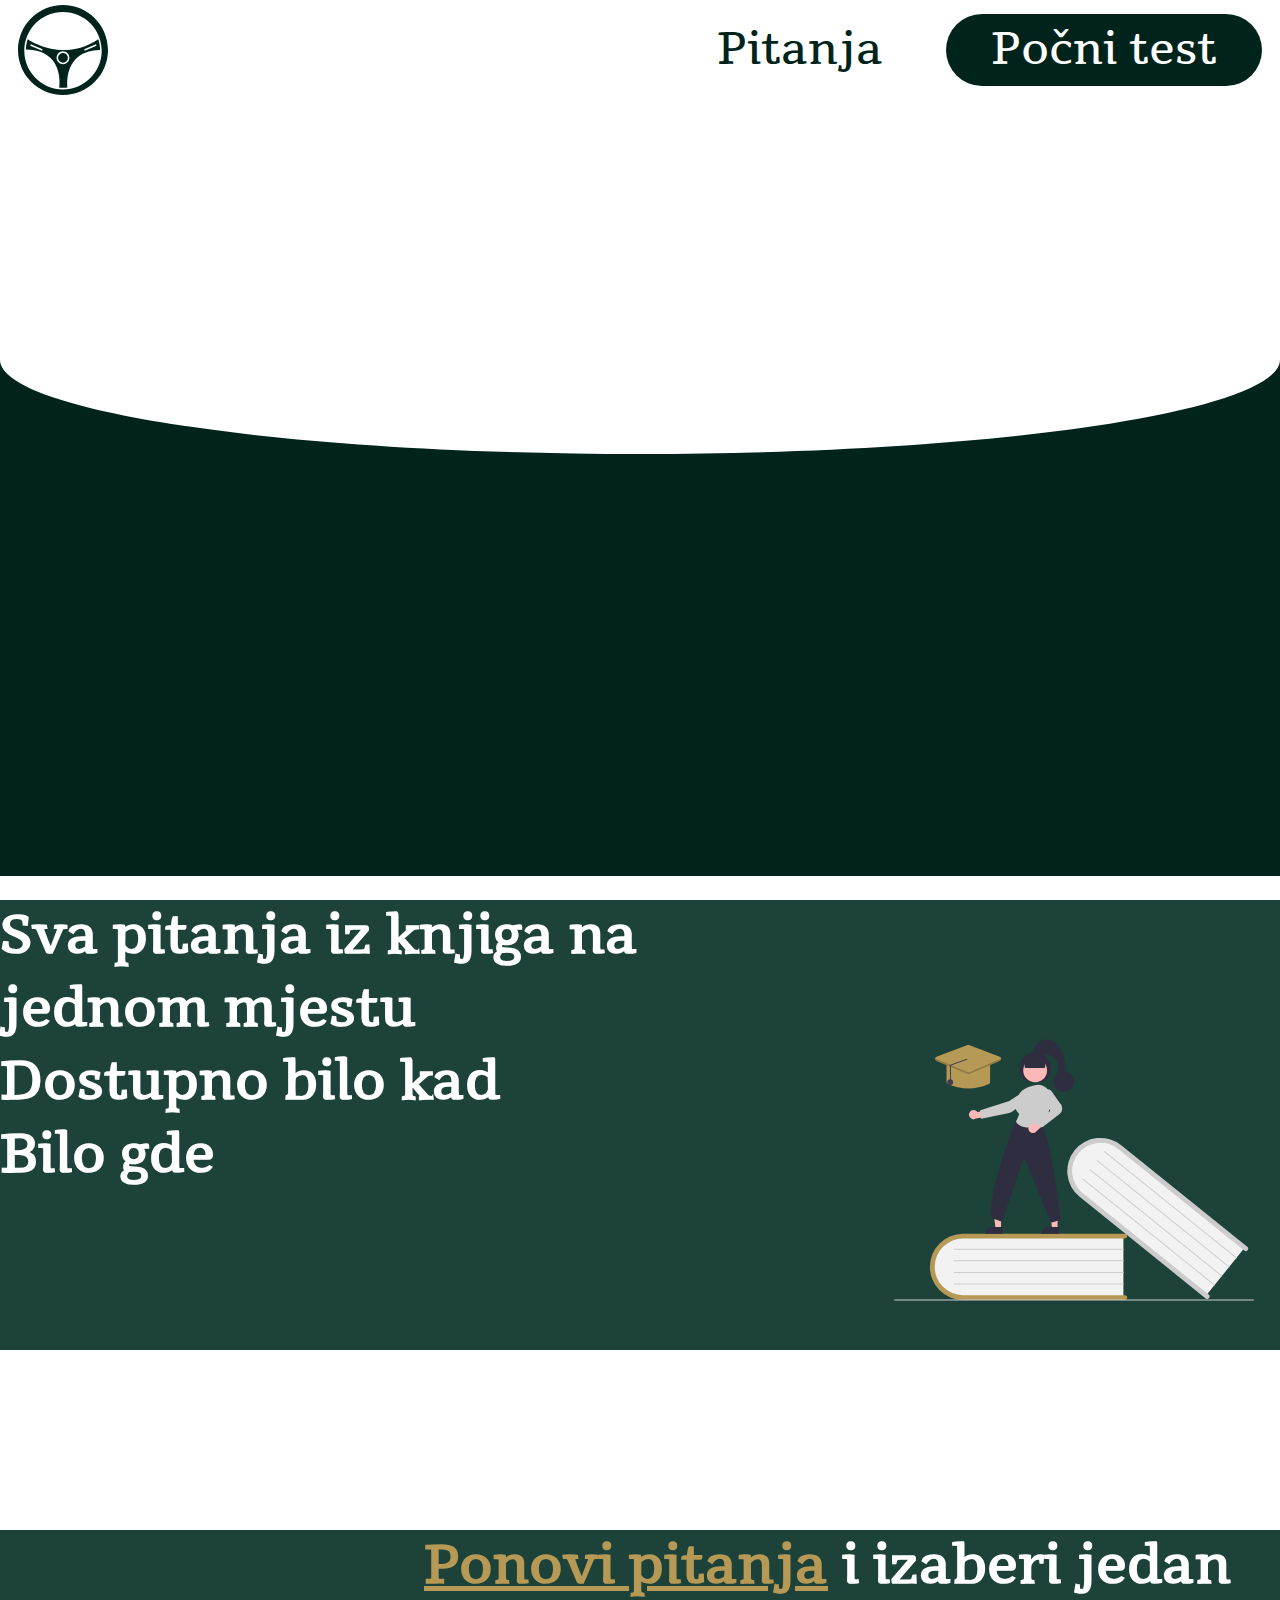
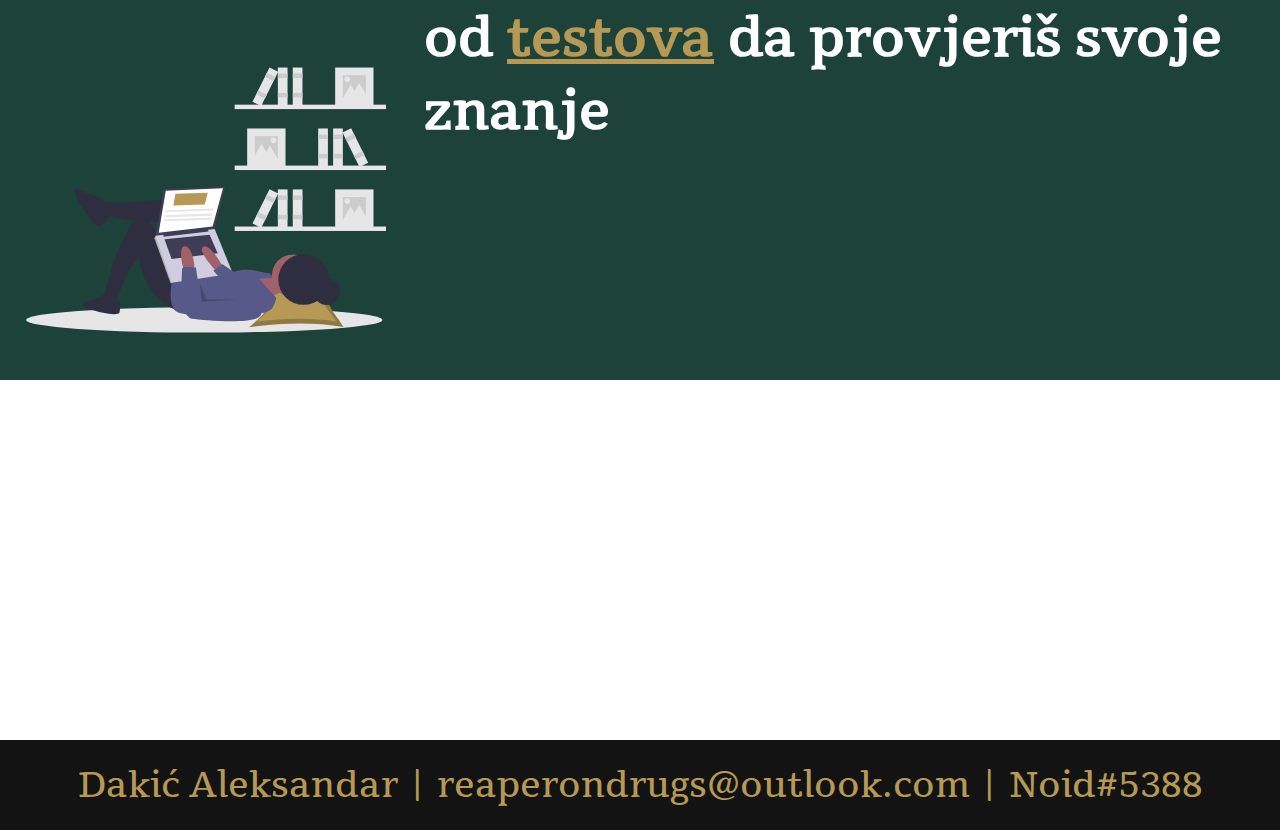
<file: index.html>
<!DOCTYPE html>
<html>
    <head>
        <title> ExoDriver </title>
        <link rel="shortcut icon" href="favicon.svg">
        <meta charset="utf8">
        <link rel="stylesheet" href="./css/main.css">
        <script defer type="text/javascript" src="./js/main.js"></script>
        <script type="text/javascript" src="./js/navActions.js"></script>
    </head>
    <body>
        <div id="nav">
            <div id="nav-logo">
                <object id="logoID" data="./assets/SVG/vehicle-steering-wheel.svg" type="image/svg+xml"> Vas browser ne podrzava svg slike </object>
            </div>
            <div id="nav-Questions" class="nav-s" onclick="Questions()">
                <span> Pitanja </span>
            </div>
            <div id="nav-Start" class="nav-s nav-Start" onclick="setupStart()">
                <span> Počni test </span>
            </div>
        </div>
        <div id="content" onload="Home()">
            <div id="tlAnimContW">
                <div id="tlAnimCont">
                    <svg id="tlAnimLetters" width="70vw" height="40vh" viewBox="0 0 414 53" fill="none" xmlns="http://www.w3.org/2000/svg">
                        <mask id="path-1-inside-1" fill="white">
                        <path d="M12.5487 11.32V21.544H29.0367V31.048H12.5487V42.136H31.1967V52H0.236664V1.45599H31.1967V11.32H12.5487Z"/>
                        <path d="M71.9498 52L61.6538 36.52L52.5818 52H38.6138L54.8138 26.296L38.2538 1.45599H52.5818L62.7338 16.72L71.6618 1.45599H85.6298L69.5738 26.944L86.2778 52H71.9498Z"/>
                        <path d="M118.163 52.504C113.411 52.504 109.043 51.4 105.059 49.192C101.123 46.984 97.9785 43.912 95.6265 39.976C93.3225 35.992 92.1705 31.528 92.1705 26.584C92.1705 21.64 93.3225 17.2 95.6265 13.264C97.9785 9.32799 101.123 6.25599 105.059 4.04799C109.043 1.83999 113.411 0.735992 118.163 0.735992C122.915 0.735992 127.259 1.83999 131.195 4.04799C135.179 6.25599 138.299 9.32799 140.555 13.264C142.859 17.2 144.011 21.64 144.011 26.584C144.011 31.528 142.859 35.992 140.555 39.976C138.251 43.912 135.131 46.984 131.195 49.192C127.259 51.4 122.915 52.504 118.163 52.504ZM118.163 41.272C122.195 41.272 125.411 39.928 127.811 37.24C130.259 34.552 131.483 31 131.483 26.584C131.483 22.12 130.259 18.568 127.811 15.928C125.411 13.24 122.195 11.896 118.163 11.896C114.083 11.896 110.819 13.216 108.371 15.856C105.971 18.496 104.771 22.072 104.771 26.584C104.771 31.048 105.971 34.624 108.371 37.312C110.819 39.952 114.083 41.272 118.163 41.272Z"/>
                        <path d="M171.596 1.45599C176.924 1.45599 181.58 2.51199 185.564 4.62399C189.548 6.73599 192.62 9.71199 194.78 13.552C196.988 17.344 198.092 21.736 198.092 26.728C198.092 31.672 196.988 36.064 194.78 39.904C192.62 43.744 189.524 46.72 185.492 48.832C181.508 50.944 176.876 52 171.596 52H152.66V1.45599H171.596ZM170.804 41.344C175.46 41.344 179.084 40.072 181.676 37.528C184.268 34.984 185.564 31.384 185.564 26.728C185.564 22.072 184.268 18.448 181.676 15.856C179.084 13.264 175.46 11.968 170.804 11.968H164.972V41.344H170.804Z"/>
                        <path d="M232.549 52L222.037 32.92H219.085V52H206.773V1.45599H227.437C231.421 1.45599 234.805 2.15199 237.589 3.54399C240.421 4.93599 242.533 6.85599 243.925 9.30399C245.317 11.704 246.013 14.392 246.013 17.368C246.013 20.728 245.053 23.728 243.133 26.368C241.261 29.008 238.477 30.88 234.781 31.984L246.445 52H232.549ZM219.085 24.208H226.717C228.973 24.208 230.653 23.656 231.757 22.552C232.909 21.448 233.485 19.888 233.485 17.872C233.485 15.952 232.909 14.44 231.757 13.336C230.653 12.232 228.973 11.68 226.717 11.68H219.085V24.208Z"/>
                        <path d="M267.853 1.45599V52H255.541V1.45599H267.853Z"/>
                        <path d="M326.024 1.45599L308.096 52H292.688L274.76 1.45599H287.864L300.392 39.616L312.992 1.45599H326.024Z"/>
                        <path d="M345.281 11.32V21.544H361.77V31.048H345.281V42.136H363.93V52H332.969V1.45599H363.93V11.32H345.281Z"/>
                        <path d="M399.499 52L388.987 32.92H386.035V52H373.723V1.45599H394.387C398.371 1.45599 401.755 2.15199 404.539 3.54399C407.371 4.93599 409.483 6.85599 410.875 9.30399C412.267 11.704 412.963 14.392 412.963 17.368C412.963 20.728 412.003 23.728 410.083 26.368C408.211 29.008 405.427 30.88 401.731 31.984L413.395 52H399.499ZM386.035 24.208H393.667C395.923 24.208 397.603 23.656 398.707 22.552C399.859 21.448 400.435 19.888 400.435 17.872C400.435 15.952 399.859 14.44 398.707 13.336C397.603 12.232 395.923 11.68 393.667 11.68H386.035V24.208Z"/>
                        </mask>
                        <path class="pp" d="M12.5487 11.32V21.544H29.0367V31.048H12.5487V42.136H31.1967V52H0.236664V1.45599H31.1967V11.32H12.5487Z" stroke="white" stroke-width="4" stroke-linejoin="bevel" mask="url(#path-1-inside-1)"/>
                        <path class="pp" d="M71.9498 52L61.6538 36.52L52.5818 52H38.6138L54.8138 26.296L38.2538 1.45599H52.5818L62.7338 16.72L71.6618 1.45599H85.6298L69.5738 26.944L86.2778 52H71.9498Z" stroke="white" stroke-width="4" stroke-linejoin="bevel" mask="url(#path-1-inside-1)"/>
                        <path class="pp" d="M118.163 52.504C113.411 52.504 109.043 51.4 105.059 49.192C101.123 46.984 97.9785 43.912 95.6265 39.976C93.3225 35.992 92.1705 31.528 92.1705 26.584C92.1705 21.64 93.3225 17.2 95.6265 13.264C97.9785 9.32799 101.123 6.25599 105.059 4.04799C109.043 1.83999 113.411 0.735992 118.163 0.735992C122.915 0.735992 127.259 1.83999 131.195 4.04799C135.179 6.25599 138.299 9.32799 140.555 13.264C142.859 17.2 144.011 21.64 144.011 26.584C144.011 31.528 142.859 35.992 140.555 39.976C138.251 43.912 135.131 46.984 131.195 49.192C127.259 51.4 122.915 52.504 118.163 52.504ZM118.163 41.272C122.195 41.272 125.411 39.928 127.811 37.24C130.259 34.552 131.483 31 131.483 26.584C131.483 22.12 130.259 18.568 127.811 15.928C125.411 13.24 122.195 11.896 118.163 11.896C114.083 11.896 110.819 13.216 108.371 15.856C105.971 18.496 104.771 22.072 104.771 26.584C104.771 31.048 105.971 34.624 108.371 37.312C110.819 39.952 114.083 41.272 118.163 41.272Z" stroke="white" stroke-width="4" stroke-linejoin="bevel" mask="url(#path-1-inside-1)"/>
                        <path class="pp" d="M171.596 1.45599C176.924 1.45599 181.58 2.51199 185.564 4.62399C189.548 6.73599 192.62 9.71199 194.78 13.552C196.988 17.344 198.092 21.736 198.092 26.728C198.092 31.672 196.988 36.064 194.78 39.904C192.62 43.744 189.524 46.72 185.492 48.832C181.508 50.944 176.876 52 171.596 52H152.66V1.45599H171.596ZM170.804 41.344C175.46 41.344 179.084 40.072 181.676 37.528C184.268 34.984 185.564 31.384 185.564 26.728C185.564 22.072 184.268 18.448 181.676 15.856C179.084 13.264 175.46 11.968 170.804 11.968H164.972V41.344H170.804Z" stroke="white" stroke-width="4" stroke-linejoin="bevel" mask="url(#path-1-inside-1)"/>
                        <path class="pp" d="M232.549 52L222.037 32.92H219.085V52H206.773V1.45599H227.437C231.421 1.45599 234.805 2.15199 237.589 3.54399C240.421 4.93599 242.533 6.85599 243.925 9.30399C245.317 11.704 246.013 14.392 246.013 17.368C246.013 20.728 245.053 23.728 243.133 26.368C241.261 29.008 238.477 30.88 234.781 31.984L246.445 52H232.549ZM219.085 24.208H226.717C228.973 24.208 230.653 23.656 231.757 22.552C232.909 21.448 233.485 19.888 233.485 17.872C233.485 15.952 232.909 14.44 231.757 13.336C230.653 12.232 228.973 11.68 226.717 11.68H219.085V24.208Z" stroke="white" stroke-width="4" stroke-linejoin="bevel" mask="url(#path-1-inside-1)"/>
                        <path class="pp" d="M267.853 1.45599V52H255.541V1.45599H267.853Z" stroke="white" stroke-width="4" stroke-linejoin="bevel" mask="url(#path-1-inside-1)"/>
                        <path class="pp" d="M326.024 1.45599L308.096 52H292.688L274.76 1.45599H287.864L300.392 39.616L312.992 1.45599H326.024Z" stroke="white" stroke-width="4" stroke-linejoin="bevel" mask="url(#path-1-inside-1)"/>
                        <path class="pp" d="M345.281 11.32V21.544H361.77V31.048H345.281V42.136H363.93V52H332.969V1.45599H363.93V11.32H345.281Z" stroke="white" stroke-width="4" stroke-linejoin="bevel" mask="url(#path-1-inside-1)"/>
                        <path class="pp" d="M399.499 52L388.987 32.92H386.035V52H373.723V1.45599H394.387C398.371 1.45599 401.755 2.15199 404.539 3.54399C407.371 4.93599 409.483 6.85599 410.875 9.30399C412.267 11.704 412.963 14.392 412.963 17.368C412.963 20.728 412.003 23.728 410.083 26.368C408.211 29.008 405.427 30.88 401.731 31.984L413.395 52H399.499ZM386.035 24.208H393.667C395.923 24.208 397.603 23.656 398.707 22.552C399.859 21.448 400.435 19.888 400.435 17.872C400.435 15.952 399.859 14.44 398.707 13.336C397.603 12.232 395.923 11.68 393.667 11.68H386.035V24.208Z" stroke="white" stroke-width="4" stroke-linejoin="bevel" mask="url(#path-1-inside-1)"/>
                        </svg>                                                 
                </div>
            </div>
            <div class="content-divider">
                <div class="content-text">
                    Sva pitanja iz knjiga na jednom mjestu <br/>
                    Dostupno bilo kad <br/>
                    Bilo gde
                </div>
                <div class="content-image">
                    <object data="./assets/SVG/undraw_education_f8ru.svg" style="height: 40vh; width: 40vh; float: right; margin-right: 2vw;" type="image/svg+xml"> </object>
                </div>
            </div>
            <div class="content-divider" style="margin-top: 20vh;">
                <div class="content-text" style="margin-left: calc(40vh + 5vw);">
                    <a onclick="Questions()">Ponovi pitanja</a> i izaberi jedan od <a onclick="setupStart()">testova</a> da provjeriš svoje znanje
                </div>
                <div class="content-image">
                    <object data="./assets/SVG/undraw_researching_22gp.svg" style="height: 40vh; width: 40vh; float: left; margin-left: 2vw;" type="image/svg+xml">  </object>
                </div>
            </div>
            <div id="footer">
                Dakić Aleksandar | reaperondrugs@outlook.com | Noid#5388
            </div>
        </div>
    </body>
</html>
</file>
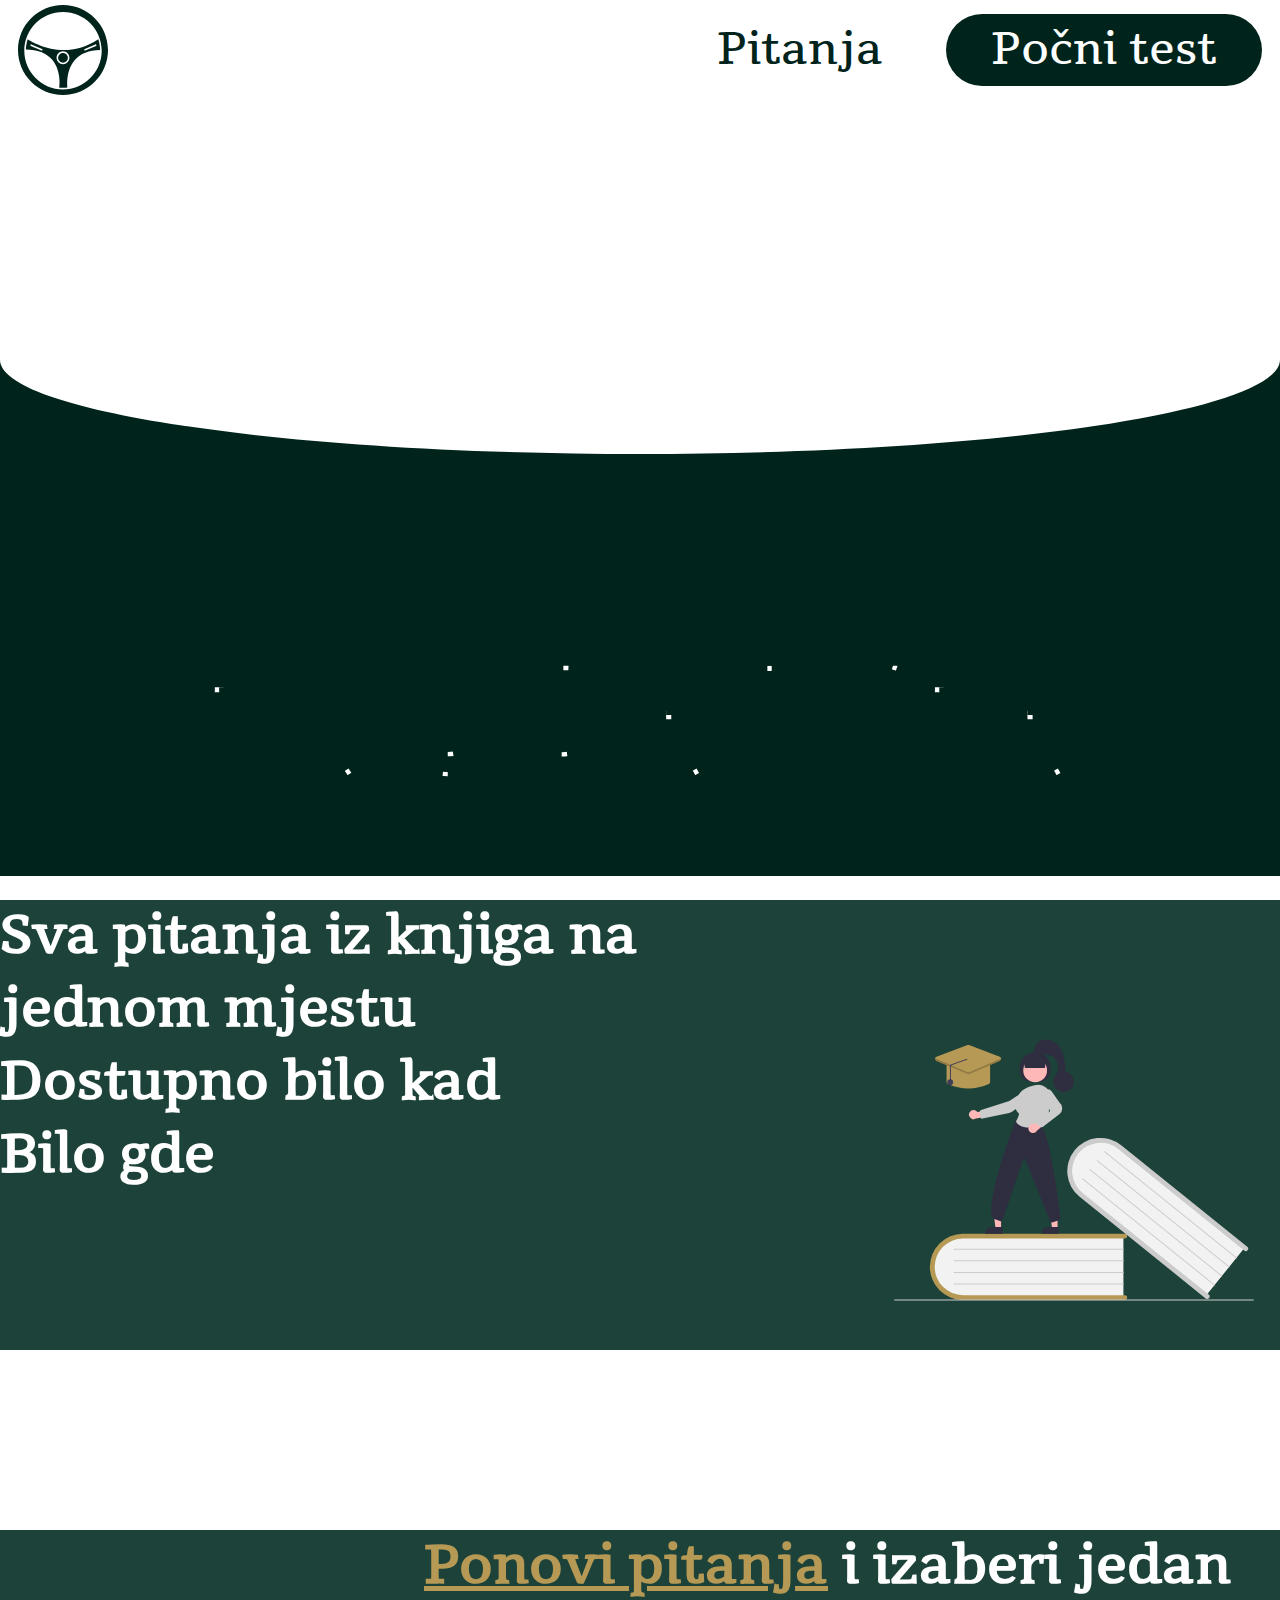
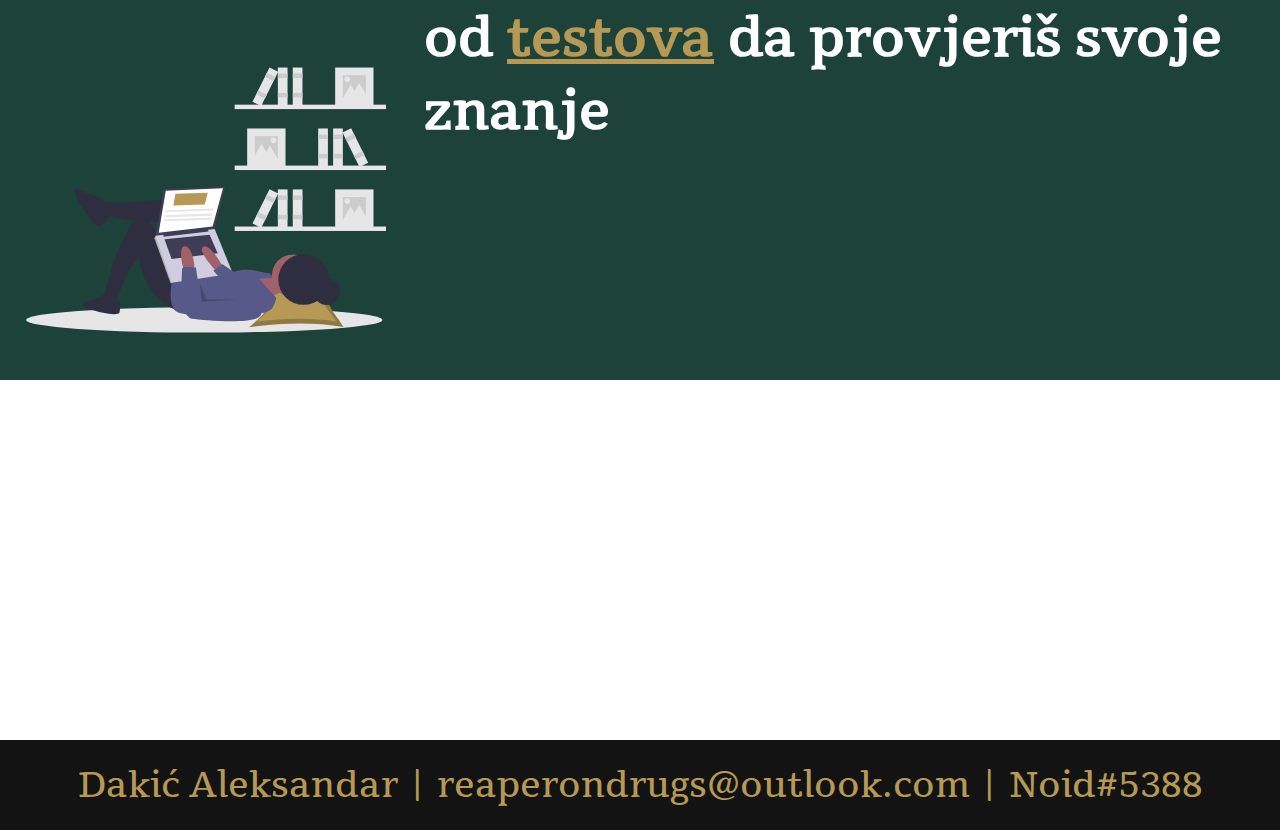
<file: Mresults.html>
<!DOCTYPE html>
<html>
    <head>
        <title> ExoDriver </title>
        <link rel="shortcut icon" href="favicon.svg">
        <meta charset="utf8">
        <link rel="stylesheet" href="./css/secondaryNav.css">
        <link rel="stylesheet" href="./css/results.css">
        <link rel="stylesheet" href="./assets/fontawesome/css/all.css">
        <script defer src="./js/navActions.js"></script>
    </head>
    <body>
        <div id="loader" class="loaderS"> <img src="favicon.svg"> </div>
        <div id="nav">
            <div id="nav-logo">
                <object id="logoID" data="./favicon.svg" type="image/svg+xml"> Vaš browser ne podržava svg slike </object>
            </div>
            <div id="nav-Questions" class="nav-s" onclick="Questions()">
                <span> Pitanja </span>
            </div>
            <div id="nav-Home" class="nav-s" onclick="Home()">
                <span> Početna </span>
            </div>
        </div>
        <div id="container">
            <div id="overall">
                <div id="score"><span id="sc-us">...</span>/<span id="max"> 10 </span></div>
                <div id="sc-txt">...</div>
            </div>
            <div id="mis" style="display: none;">
                <div class="mis-title"> Greške: </div>
                <div class="mis-legend"> Tačni odgovori: <i class="fas fa-square"></i> </div>
                <div class="mis-legend"> Netačni odgovori: <i class="fas fa-square"></i> </div>
            </div>
        </div>
    </body>
    <script defer src="./js/Mchecker.js"></script>
</html>
</file>
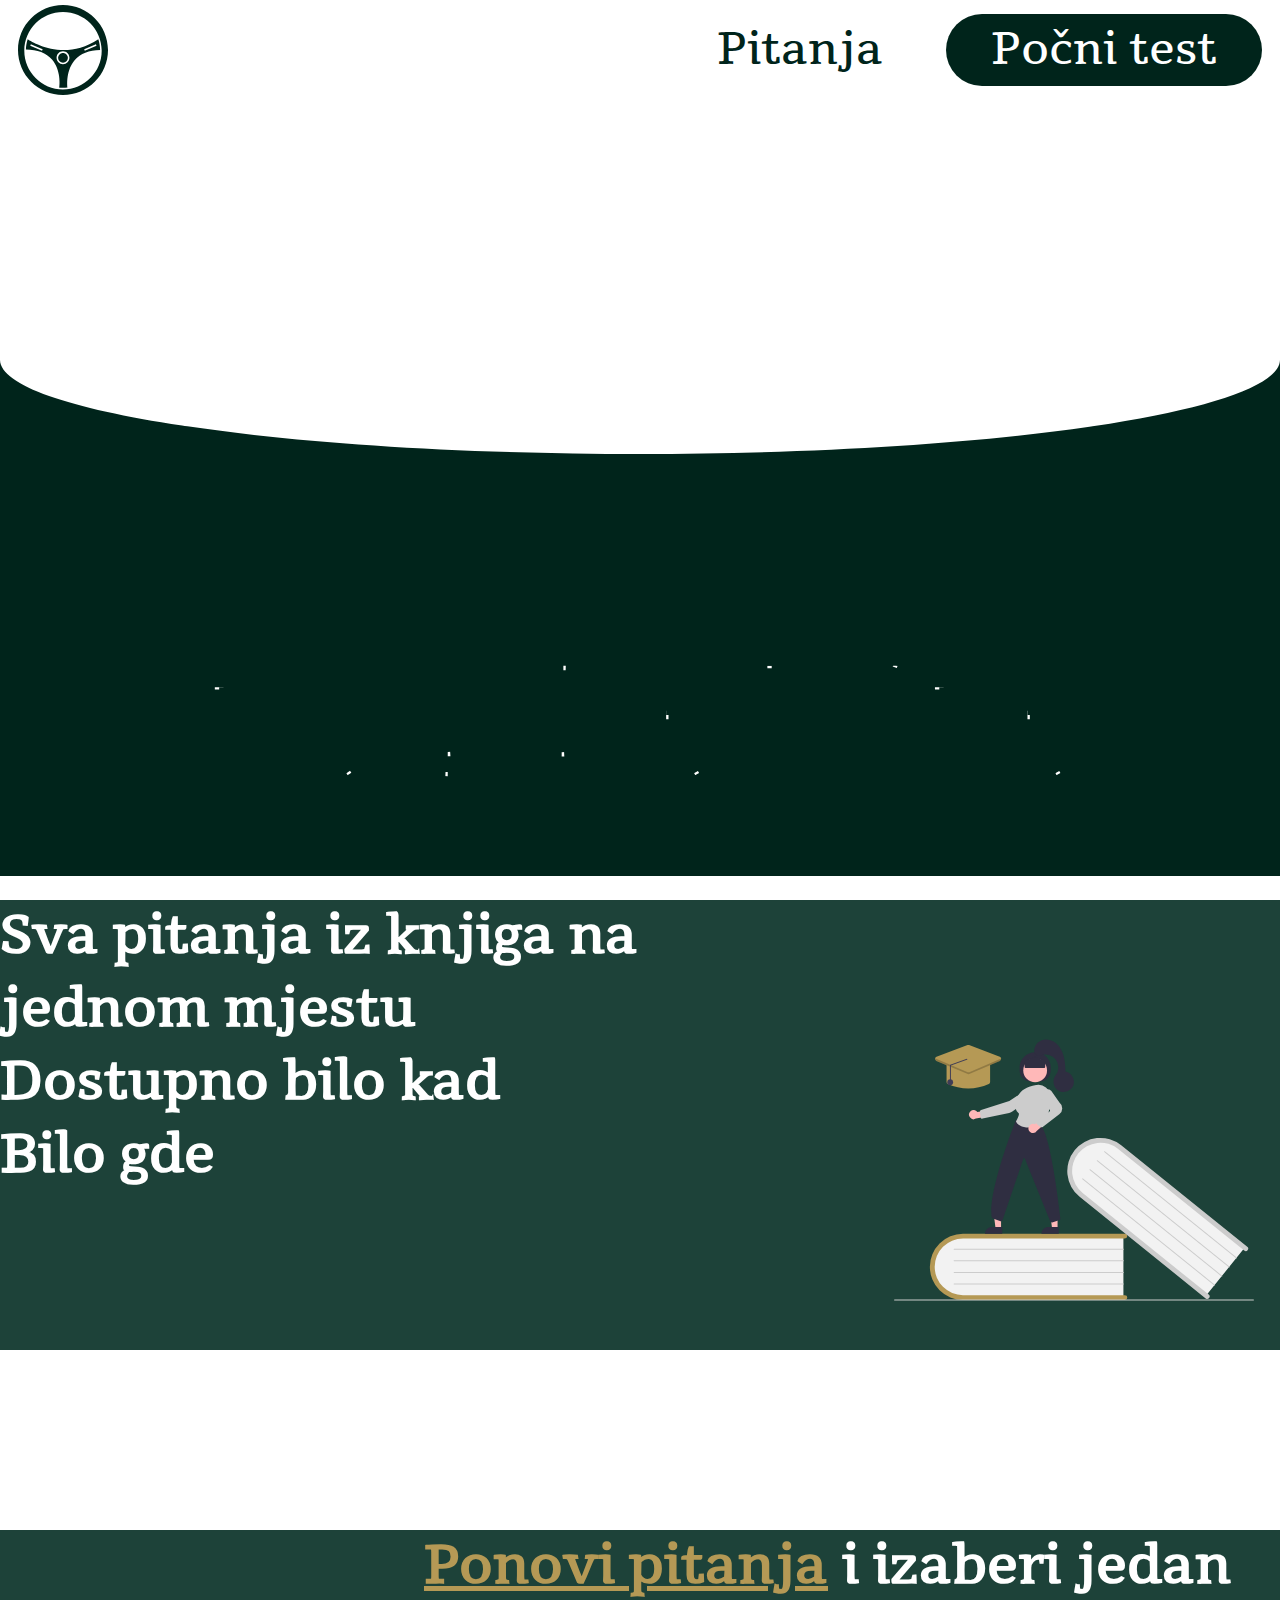
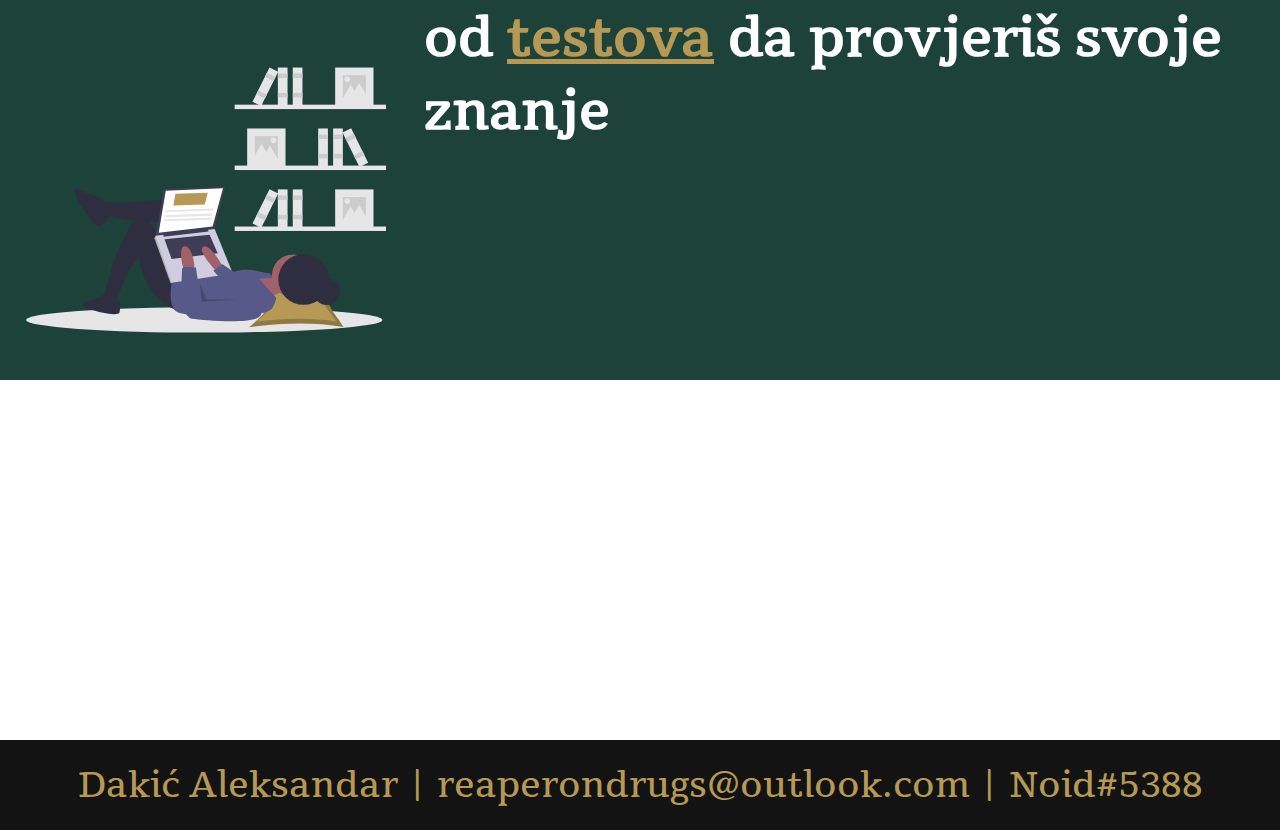
<file: results.html>
<!DOCTYPE html>
<html>
    <head>
        <title> ExoDriver </title>
        <link rel="shortcut icon" href="favicon.svg">
        <meta charset="utf8">
        <link rel="stylesheet" href="./css/secondaryNav.css">
        <link rel="stylesheet" href="./css/results.css">
        <link rel="stylesheet" href="./assets/fontawesome/css/all.css">
        <script defer src="./js/navActions.js"></script>
    </head>
    <body>
        <div id="loader" class="loaderS"> <img src="favicon.svg"> </div>
        <div id="nav">
            <div id="nav-logo">
                <object id="logoID" data="./favicon.svg" type="image/svg+xml"> Vaš browser ne podržava svg slike </object>
            </div>
            <div id="nav-Contact" class="nav-s">
                <span> Kontakt </span>
            </div>
            <div id="nav-Questions" class="nav-s" onclick="Questions()">
                <span> Pitanja </span>
            </div>
            <div id="nav-Home" class="nav-s" onclick="Home()">
                <span> Početna </span>
            </div>
        </div>
        <div id="container">
            <div id="overall">
                <div id="score"><span id="sc-us">...</span>/<span id="max">...</span></div>
                <div id="sc-txt">...</div>
            </div>
            <div id="mis" style="display: none;">
                <div class="mis-title"> Greške: </div>
                <div class="mis-legend"> Tačni odgovori: <i class="fas fa-square"></i> </div>
                <div class="mis-legend"> Netačni odgovori: <i class="fas fa-square"></i> </div>
            </div>
        </div>
    </body>
    <script defer src="./js/checker.js"></script>
</html>
</file>
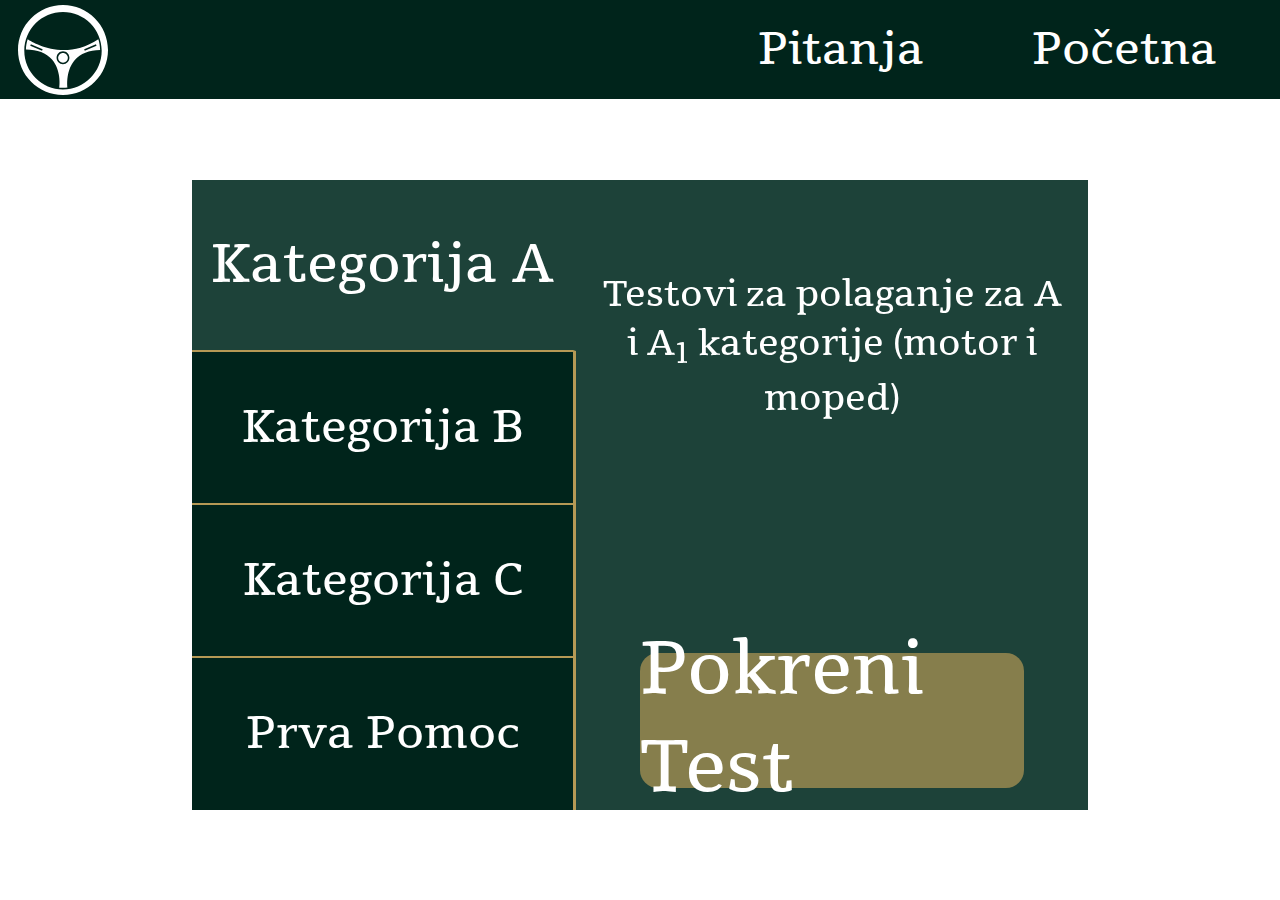
<file: setup.html>
<!DOCTYPE html>
<html>
    <head>
        <title> ExoDriver </title>
        <meta charset="utf8">
        <link rel="shortcut icon" href="favicon.svg">
        <link rel="stylesheet" href="./css/secondaryNav.css">
        <link rel="stylesheet" href="./css/setup.css">
        <script defer src="./js/navActions.js"></script>
        <script defer src="./js/setupActions.js"></script>
    </head>
    <body>
        <div id="nav">
            <div id="nav-logo">
                <object id="logoID" data="./favicon.svg" type="image/svg+xml"> Vas browser ne podrzava svg slike </object>
            </div>
            <div id="nav-Questions" class="nav-s" onclick="Questions()">
                <span> Pitanja </span>
            </div>
            <div id="nav-Home" class="nav-s" onclick="Home()">
                <span> Početna </span>
            </div>
        </div>
        <div id="contentBox">
            <div id="cat-tabs">
                <div class="tabs-op tabs-sel" onclick="tabSwitch(0)"> Kategorija A </div>
                <div class="tabs-op" onclick="tabSwitch(1)"> Kategorija B </div>
                <div class="tabs-op" onclick="tabSwitch(2)"> Kategorija C </div>
                <div class="tabs-op" onclick="tabSwitch(3)"> Prva Pomoc </div>
            </div>
            <div id="cat-cont">
                <div class="tabs-cont tabs-c-vis">
                    <div class="desc"> Testovi za polaganje za A i A<sub>1</sub> kategorije (motor i moped) </div>
                    <div class="btn" onclick="toA()"> Pokreni Test </div>
                </div>
                <div class="tabs-cont">
                    <div class="desc"> Testovi za polaganje za B kategoriju (automobil) </div>
                    <div class="btn" onclick="toB()"> Pokreni Test </div>
                </div>
                <div class="tabs-cont">
                    <div class="desc"> Testovi za polaganje za C i C<sub>1</sub> kategorije (kamion i kamion do 7.5t). Potrebno je znati B kategoriju za ovaj test </div>
                    <div class="btn" onclick="toC()"> Pokreni Test </div>
                </div>
                <div class="tabs-cont">
                    <div class="desc"> Testovi za polaganje prve pomoci. Ukupno 100 pitanja koja imaju samo jedan tacan odgovor </div>
                    <div class="btn" onclick="toM()"> Pokreni Test </div>
                </div>
            </div>
        </div>
    </body>
</html>
</file>
<file: css/main.css>
* {
  margin: 0;
  padding: 0;
  box-sizing: border-box;
  top: 0;
  left: 0;

  font-family: "tienne";
}
html,
body {
  min-height: 100vh;
  width: 100vw;
  /*overflow-x: hidden;*/
  background-color: white;
}
::-webkit-scrollbar {
  display: none;
}
::-moz-selection {
  color: white;
  background: #b59955;
}
::selection {
  color: white;
  background: #b59955;
}

#nav {
  position: fixed;
  z-index: 100;
  height: 11vh;
  width: 100vw;
  display: flex;
  justify-content: flex-end;
  align-items: center;
  background-color: white;
  transition: background-color 0.3s ease-in-out;
}
#nav-logo {
  height: 10vh;
  width: 10vh;
  margin-left: 2vh;
  margin-right: auto;
}
.nav-s {
  height: 8vh;
  margin-right: 2vh;
  font-size: 5vh;
  display: flex;
  justify-content: center;
  align-items: center;
  color: #00241b;
  user-select: none;
  border-radius: 5vh;
  transition: background-color 0.2s ease-in-out;
}
.nav-s::before {
  content: "\2001";
}
.nav-s::after {
  content: "\2001";
}
.nav-s span {
  cursor: pointer;
}
.nav-s:hover {
  background-color: #b59955;
  color: white;
}
.nav-Start {
  background-color: #00241b;
  color: white;

  cursor: pointer;
}
.nav-s-D {
  color: white;
}
.nav-Start-D {
  background-color: white;
  color: #00241b;
}
#tlAnimContW {
  width: 100vw;
  height: 60vh;
  margin-top: 40vh;
  overflow: hidden;
}
#content {
  position: relative;
  width: 100vw;
}
#tlAnimCont {
  position: relative;
  width: 100vw;
  height: 60vh;
  margin-top: 0vh;
  transition: margin-top 0.3s ease-in-out;
  background-image: url(../assets/SVG/Subtract.svg);
  background-repeat: no-repeat;
  background-size: 100%;
  display: flex;
  justify-content: center;
}
#tlAnimLetters {
  margin-top: 20vh;
  fill: transparent;
  animation-name: fill;
  animation-duration: 0.5s;
  animation-fill-mode: forwards;
  animation-delay: 1s;
}
#tlAnimLetters .pp {
  stroke-dasharray: 100%;
  stroke-dashoffset: 100%;
  animation-name: letters;
  animation-duration: 2s;
  animation-fill-mode: forwards;
}
.content-divider {
  position: relative;
  width: 100vw;
  height: 50vh;
  background-color: #1d4239;
}
.content-text {
  position: relative;
  z-index: 5;
  color: white;
  font-size: 6vh;
  font-weight: bold;
  height: 20vh;
  width: calc(98vw - 45vh);
}
.content-image {
  margin-top: -10vh;
  height: 50vh;
  width: 100vw;
  user-select: none;
}
a {
  color: #b59955;
  text-decoration: underline;
}
a:hover {
  cursor: pointer;
}
#footer {
  margin-top: 40vh;
  width: 100vw;
  height: 10vh;
  background-color: #131313;
  display: flex;
  justify-content: center;
  align-items: center;
  color: #b59955;
  font-size: 4vh;
}

@font-face {
  font-family: tienne;
  src: url(../assets/fonts/Tienne-Regular.otf);
}
@keyframes letters {
  0% {
    stroke-dashoffset: 100%;
  }
  100% {
    stroke-dashoffset: 0%;
  }
}
@keyframes fill {
  0% {
    fill: transparent;
  }
  100% {
    fill: white;
  }
}
</file>
<file: css/secondaryNav.css>
#nav {
  top: 0;
  left: 0;
  position: fixed;
  z-index: 100;
  height: 11vh;
  width: 100vw;
  display: flex;
  justify-content: flex-end;
  align-items: center;
  background-color: #00241b;
  transition: background-color 0.3s ease-in-out;
}
#nav-logo {
  height: 10vh;
  width: 10vh;
  margin-left: 2vh;
  margin-right: auto;
}
.nav-s {
  height: 8vh;
  margin-right: 2vh;
  font-size: 5vh;
  display: flex;
  justify-content: center;
  align-items: center;
  color: white;
  user-select: none;
  border-radius: 5vh;
  transition: background-color 0.2s ease-in-out;
}
.nav-s::before {
  content: "\2001";
}
.nav-s::after {
  content: "\2001";
}
.nav-s span {
  cursor: pointer;
}
.nav-s:hover {
  background-color: #b59955;
  color: white;
}
.nav-Start {
  background-color: white;
  color: #00241b;

  cursor: pointer;
}

@font-face {
  font-family: tienne;
  src: url(../assets/fonts/Tienne-Regular.otf);
}
</file>
<file: css/results.css>
* {
  padding: 0px;
  margin: 0px;
  box-sizing: border-box;
  font-family: "tienne";
}
html,
body {
  min-height: 100vh;
  background-color: white;
  padding-bottom: 2vh;
}
::-webkit-scrollbar {
  width: 2vh;
}
::-webkit-scrollbar-track {
  background: #00241bb9;
}
::-webkit-scrollbar-thumb {
  background: #ad8d43;
  border-radius: 1vh;
  transition: background 0.2s ease-in-out;
}
::-webkit-scrollbar-thumb:hover {
  background: #a78536;
}
::-moz-selection {
  color: white;
  background: #b59955;
}
::selection {
  color: white;
  background: #b59955;
}

#container {
  float: left;
  width: 99vw;
  min-height: 90vh;
  margin-top: 11vh;
  display: flex;
  flex-direction: column;
  align-items: center;
  padding-top: 4vh;
}
#overall {
  height: 30vh;
  width: 40vw;
  background-color: #1d4239;
  border-radius: 3vh;
  font-size: 5vh;
  font-weight: bold;
  color: white;
}
#score,
#sc-txt {
  float: left;
  height: 15vh;
  width: 40vw;
  display: flex;
  justify-content: center;
  align-items: center;
}

#mis {
  padding-top: 2vh;
  padding-bottom: 2vh;
  float: left;
  width: 80vw;
  display: flex;
  flex-direction: column;
  align-items: center;
  color: white;
  margin-top: 20vh;
  background-color: #1d4239;
  border-radius: 2vh;
}
.mis-title {
  font-size: 5vh;
}
.mis-legend {
  display: flex;
  align-items: center;
  margin-top: 1vh;
  color: rgba(255, 255, 255, 0.5);
}
.mis-legend i {
  margin-left: 1vw;
  font-size: 3vh;
  color: gray;
}
.mis-legend:nth-child(2) i {
  color: #ad8d43;
}
.mis-legend:nth-child(3) i {
  color: rgb(165, 22, 22);
}

.er {
  width: 80vw;
  display: flex;
  flex-direction: column;
  align-items: center;
  color: white;
  margin-top: 3vh;
  border-bottom: 0.5vh solid black;
  padding-bottom: 1vh;
  padding-bottom: 3vh;
}
.er:last-child {
  border-bottom: none;
}
.er div {
  width: 60vw;
  text-align: center;
  font-size: 3vh;
  margin-top: 0.8vh;
}
.er-q {
  font-size: 4vh;
}
.er-img img {
  height: 20vh;
}
.er-correct span {
  background-color: #ad8d43;
  height: fit-content;
}
.er-incorrect span {
  background-color: rgb(165, 22, 22);
}

#loader {
  position: fixed;
  width: 100vw;
  height: 100vh;
  z-index: 300;
  background-color: #1d4239;
  transition: 0.2s opacity linear;
  display: flex;
  justify-content: center;
  align-items: center;
}
.loaderS {
  opacity: 1;
}
.loaderE {
  opacity: 0;
}
#loader img {
  height: 50vh;
  animation-name: rot;
  animation-duration: 2s;
  animation-iteration-count: infinite;
}

@font-face {
  font-family: tienne;
  src: url(../assets/fonts/Tienne-Regular.otf);
}
@keyframes rot {
  0% {
    transform: rotateZ(0deg);
  }
  100% {
    transform: rotateZ(360deg);
  }
}
</file>
<file: css/setup.css>
* {
  padding: 0;
  margin: 0;
  box-sizing: border-box;
  font-family: "tienne";
}
::-webkit-scrollbar {
  display: none;
}
::-moz-selection {
  color: white;
  background: #b59955;
}
::selection {
  color: white;
  background: #b59955;
}

#contentBox {
  position: fixed;
  width: 70vw;
  margin-left: 15vw;
  height: 70vh;
  margin-top: 20vh;
  display: flex;
  flex-direction: row;
  background-color: #00241b;
}
#cat-tabs {
  height: 70vh;
  width: 30vw;
  display: flex;
  flex-direction: column;
}
#cat-cont {
  height: 70vh;
  width: 40vw;
  background-color: #1d4239;
}
.tabs-op {
  width: 30vw;
  height: 17vh;
  border-bottom: 0.2vh solid #b59955;
  border-top: 0.2vh solid #b59955;
  border-right: 0.4vh solid #b59955;
  transition: border-right 0.2s, background-color 0.2s, height 0.2s,
    font-size 0.2s ease-in-out;
  display: flex;
  align-items: center;
  justify-content: center;
  color: white;
  font-size: 5vh;
  user-select: none;
}
.tabs-op:nth-child(1) {
  border-top: none;
}
.tabs-op:nth-child(4) {
  border-bottom: none;
}
.tabs-op:hover {
  cursor: pointer;
  background-color: #003024;
}
.tabs-sel {
  background-color: #1d4239;
  border-right: 0.4vh solid #b5985500;
  height: 19vh;
  font-size: 6vh;
}

.tabs-cont {
  height: 70vh;
  width: 40vw;
  display: none;
}
.tabs-c-vis {
  display: flex;
  flex-direction: column;
  align-items: center;
}

.desc {
  width: 40vw;
  height: 50vh;
  color: white;
  font-size: 4vh;
  overflow-wrap: break-word;
  text-align: center;
  padding-left: 2vh;
  padding-right: 2vh;
  padding-top: 10vh;
}
.btn {
  height: 15vh;
  width: 30vw;
  margin-top: auto;
  margin-bottom: auto;
  background-color: #b59855b2;
  display: flex;
  justify-content: center;
  align-items: center;
  color: white;
  font-size: 8vh;
  user-select: none;
  transition: background-color 0.2s ease-in-out;
  border-radius: 2vh;
}
.btn:hover {
  cursor: pointer;
  background-color: #b59955;
}

@font-face {
  font-family: tienne;
  src: url(../assets/fonts/Tienne-Regular.otf);
}
</file>
